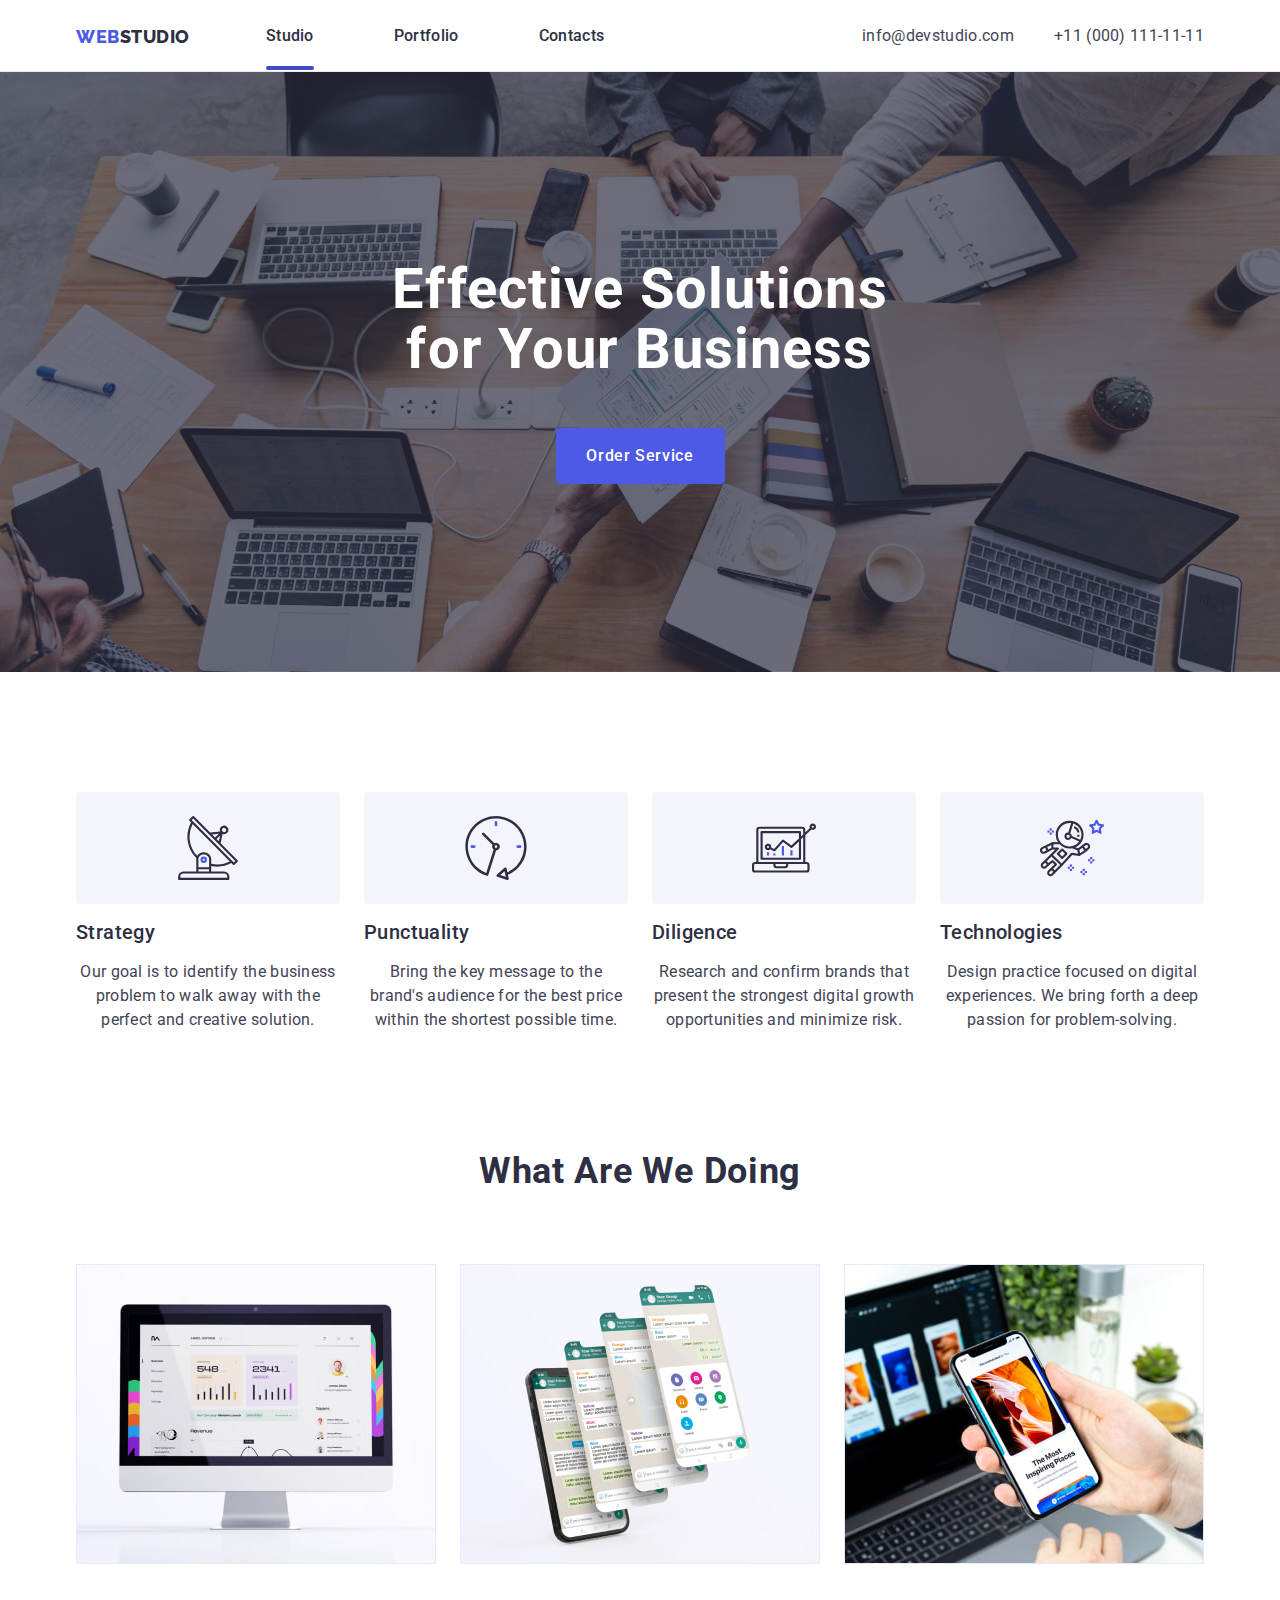
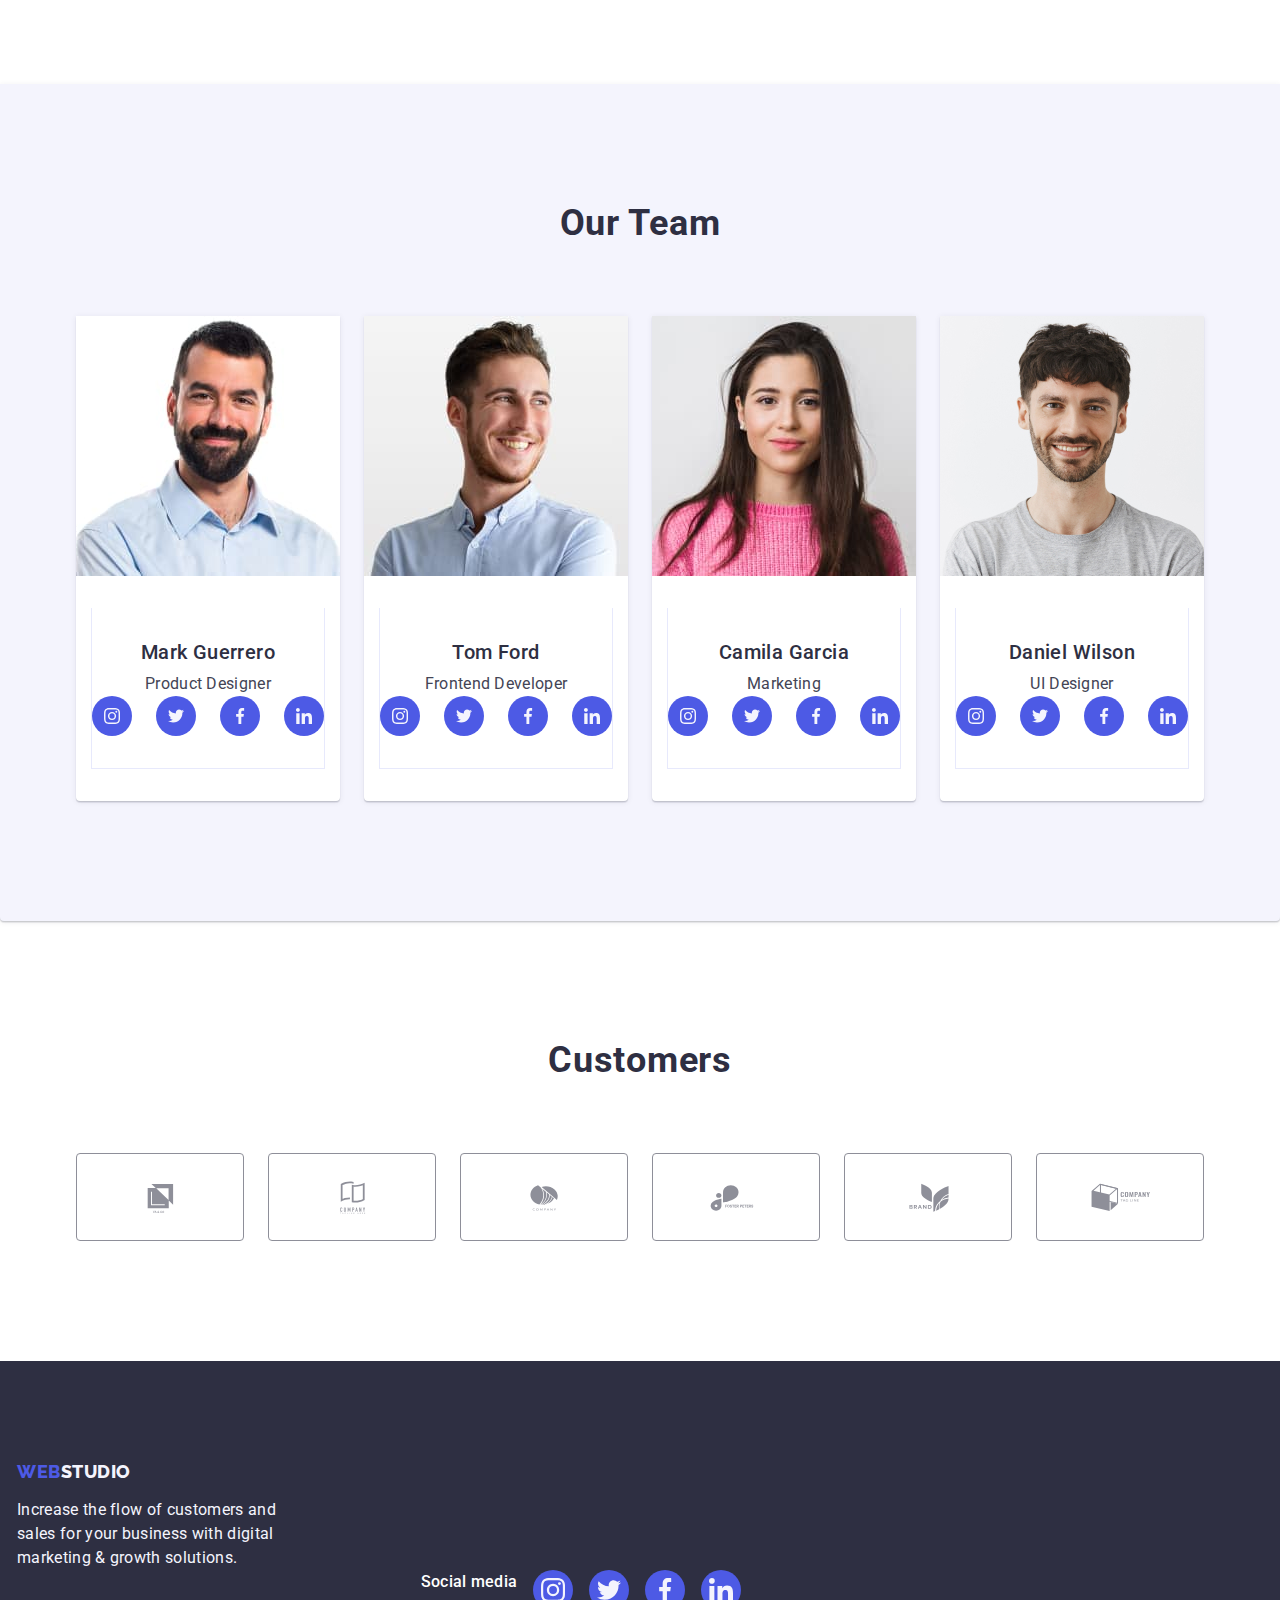
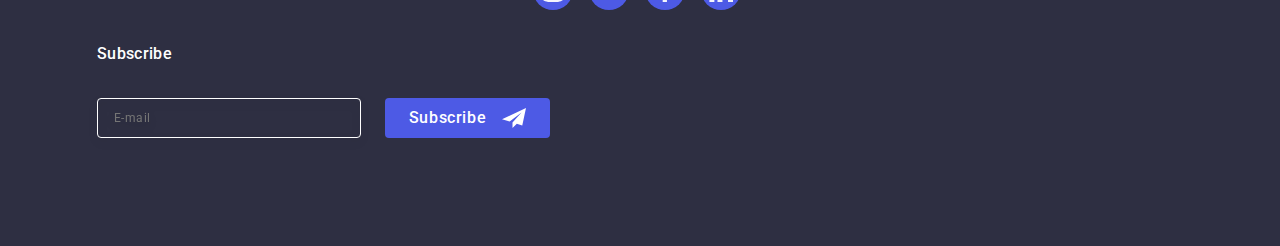
<file: index.html>
<!DOCTYPE html>
<html lang="en">
  <head>
   <meta charset="utf-8" />
   <meta name="description" content="Effective Solutions for Your Business"/>
   <title>WEBSTUDIO</title>
   <link rel="stylesheet" href="https://cdn.jsdelivr.net/npm/modern-normalize@2.0.0/modern-normalize.min.css">
   <link rel="preconnect" href="https://fonts.googleapis.com">
<link rel="preconnect" href="https://fonts.gstatic.com" crossorigin>
<link href="https://fonts.googleapis.com/css2?family=Raleway:wght@400;800&family=Roboto:wght@400;500;700&display=swap" rel="stylesheet">
<link href="./css/styles.css" rel="stylesheet" />
  </head>
  <body class="page">
    <!--Header-->
   <header class="header">
    <div class="container header-container">
    <nav class="header-nav"> 
      <a class="link-logo link" href="./index.html">Web<span class="accent-1">Studio</span></a>
      <ul class="header-list list">
       <li class="header-item">
          <a class="header-link link active" href="./index.html">Studio</a>
       </li>
       <li class="header-item">
         <a class="header-link link"  href="./portfolio.html">Portfolio</a>
       </li>
       <li class="header-item">
         <a class="header-link link" href="">Contacts</a>
       </li>
      </ul>
     </nav>
     <address class="address">
     <ul class="header-networks list">
      <li class="header-networks list">
        <a class="header-networks link" href="mailto:info@devstudio.com">info@devstudio.com</a> 
      </li>
      <li class="header-networks list">
        <a class="header-networks link" href="tel:+110001111111">+11 (000) 111-11-11</a>
      </li>
     </ul> 
    </address>
    </div>
   </header>
   <!--Main-->
   <main>
    <!--section hero-->
   <section class="hero">
    <div class="container"> 
    <h1 class="hero-h">Effective Solutions for Your Business</h1>
     <button type="button" class="btn" data-modal-open>Order Service</button>
    </div>
    </section>
    <!--section Feature-->
   <section class="feature">
    <div class="container"> 
    <h2 hidden class="visually-hidden">Features</h2>
    <ul class="feature-p list"> 
    <li class="feature-li">
      <div class="feature-div container"> 
        <svg class="feature-ic" width="64"  height="64">
          <use href="./images/icons.svg#antenna-1"></use>
        </svg>
        </div>
    <h3 class="strategy">Strategy</h3>
    <p class="strategy-p">Our goal is to identify the business problem to walk away with the perfect and creative solution. </p></li>
    <li class="feature-li"> 
      <div class="feature-div container"> 
        <svg class="feature-ic" width="64"  height="64">
          <use href="./images/icons.svg#clock-1"></use>
        </svg>
        </div>
    <h3 class="strategy">Punctuality</h3>
    <p class="strategy-p">Bring the key message to the brand's audience for the best price within the shortest possible time.</p></li>
    <li class="feature-li"> 
      <div class="feature-div container"> 
        <svg class="feature-ic" width="64"  height="64">
          <use href="./images/icons.svg#diagram-1"></use>
        </svg>
        </div>
      <h3 class="strategy">Diligence</h3>
    <p class="strategy-p">Research and confirm brands that present the strongest digital growth opportunities and minimize risk.</p></li>
    <li class="feature-li"> 
      <div class="feature-div container"> 
        <svg class="feature-ic" width="64"  height="64">
          <use href="./images/icons.svg#astronaut-1"></use>
        </svg>
        </div>
    <h3 class="strategy">Technologies</h3>
    <p class="strategy-p">Design practice focused on digital experiences. We bring forth a deep passion for problem-solving.</p></li>
    </ul>
  </div>
   </section>
   <!--section  What are we doing-->
   <section class="img-section">
    <div class="container"> 
    <h2 class="img_h">What are we doing</h2>
    <ul class="img_ul list"> 
			<li class="img-wawd"> <img src="./images/img-1.1.jpg" alt="#" width="360" height="300"/></li>
      <li class="img-wawd"> <img src="./images/img-1.2.jpg" alt="#" width="360" height="300"/></li>
      <li class="img-wawd"> <img src="./images/img-1.3.jpg" alt="#" width="360" height="300"/></li>
    </ul>
  </div>
   </section>
   <!--Our Team section-->
  <section class="section-team">
    <div class="container"> 
    <h2 class="section-team-title">Our Team</h2>
    <ul class="section-team-list list">  
     <li class="section-team-item">
      <img class="section-team-img" src="./images/img-3.jpg" alt="Mark Guerrero Product Designer" width="264"/>
      <div class="hpd-p"> 
    <h3 class="strategy">Mark Guerrero</h3>
    <p class="strategy-p">Product Designer</p>
    <ul class="social-networks">
      <li class="social-networks-li">
        <a class="social-networks-a" href="#">
          <svg class="social-networks-svg" width="16" height="16">
            <use href="./images/icons.svg#instagram-2"></use>
          </svg>
        </a>
      </li>
      <li class="social-networks-li">
        <a class="social-networks-a" href="#">
          <svg class="social-networks-svg" width="16" height="16">
            <use href="./images/icons.svg#twitter-1"></use>
          </svg>
        </a>
      </li>
      <li class="social-networks-li">
        <a class="social-networks-a" href="#">
          <svg class="social-networks-svg" width="16" height="16">
            <use href="./images/icons.svg#facebook-1"></use>
          </svg>
        </a>
      </li>
      <li class="social-networks-li">
        <a class="social-networks-a" href="#">
          <svg class="social-networks-svg" width="16" height="16">
            <use href="./images/icons.svg#linkedin-1"></use>
          </svg>
        </a>
      </li>
    </ul>
  </div>
  </li>
     <li  class="section-team-item">
       <img src="./images/img-2.jpg" alt="Tom Ford Frontend Developer" width="264"/>
       <div class="hpd-p">
     <h3 class="strategy">Tom Ford</h3>
     <p class="strategy-p">Frontend Developer</p>
     <ul class="social-networks">
      <li class="social-networks-li">
        <a class="social-networks-a" href="#">
          <svg class="social-networks-svg" width="16" height="16">
            <use href="./images/icons.svg#instagram-2"></use>
          </svg>
        </a>
      </li>
      <li class="social-networks-li">
        <a class="social-networks-a" href="#">
          <svg class="social-networks-svg" width="16" height="16">
            <use href="./images/icons.svg#twitter-1"></use>
          </svg>
        </a>
      </li>
      <li class="social-networks-li">
        <a class="social-networks-a" href="#">
          <svg class="social-networks-svg" width="16" height="16">
            <use href="./images/icons.svg#facebook-1"></use>
          </svg>
        </a>
      </li>
      <li class="social-networks-li">
        <a class="social-networks-a" href="#">
          <svg class="social-networks-svg" width="16" height="16">
            <use href="./images/icons.svg#linkedin-1"></use>
          </svg>
        </a>
      </li>
    </ul>
    </div>
  </li>
     <li  class="section-team-item"> 
      <img src="./images/img-1.jpg" alt="Camila Garcia Marketing" width="264"/>
      <div class="hpd-p"> 
     <h3 class="strategy">Camila Garcia</h3>
     <p class="strategy-p">Marketing</p>
     <ul class="social-networks">
      <li class="social-networks-li">
        <a class="social-networks-a" href="#">
          <svg class="social-networks-svg" width="16" height="16">
            <use href="./images/icons.svg#instagram-2"></use>
          </svg>
        </a>
      </li>
      <li class="social-networks-li">
        <a class="social-networks-a" href="#">
          <svg class="social-networks-svg" width="16" height="16">
            <use href="./images/icons.svg#twitter-1"></use>
          </svg>
        </a>
      </li>
      <li class="social-networks-li">
        <a class="social-networks-a" href="#">
          <svg class="social-networks-svg" width="16" height="16">
            <use href="./images/icons.svg#facebook-1"></use>
          </svg>
        </a>
      </li>
      <li class="social-networks-li">
        <a class="social-networks-a" href="#">
          <svg class="social-networks-svg" width="16" height="16">
            <use href="./images/icons.svg#linkedin-1"></use>
          </svg>
        </a>
      </li>
    </ul>
    </div>
  </li>
     <li  class="section-team-item"> 
      <img src="./images/img.jpg" alt="Daniel Wilson UI Designer" width="264"/>
      <div class="hpd-p"> 
     <h3 class="strategy">Daniel Wilson</h3>
     <p class="strategy-p">UI Designer</p>
     <ul class="social-networks">
      <li class="social-networks-li">
        <a class="social-networks-a" href="#">
          <svg class="social-networks-svg" width="16" height="16">
            <use href="./images/icons.svg#instagram-2"></use>
          </svg>
        </a>
      </li>
      <li class="social-networks-li">
        <a class="social-networks-a" href="#">
          <svg class="social-networks-svg" width="16" height="16">
            <use href="./images/icons.svg#twitter-1"></use>
          </svg>
        </a>
      </li>
      <li class="social-networks-li">
        <a class="social-networks-a" href="#">
          <svg class="social-networks-svg" width="16" height="16">
            <use href="./images/icons.svg#facebook-1"></use>
          </svg>
        </a>
      </li>
      <li class="social-networks-li">
        <a class="social-networks-a" href="#">
          <svg class="social-networks-svg" width="16" height="16">
            <use href="./images/icons.svg#linkedin-1"></use>
          </svg>
        </a>
      </li>
    </ul>
    </div>
  </li>
    </ul>
    </div>
  </section>
  <!--Customers-->
  <section class="customers">
    <div class="container"> 
    <h2 class="customers-h">Customers</h2>
    <ul class="customers-ul">
      <li class="customers-ul-li list">
        <a class="customers-a" href="#">
          <svg class="customers-svg" width="104"  height="56">
            <use href="./images/icons.svg#Client-1"></use>
          </svg>
        </a>
      </li>
      <li class="customers-ul-li list">
        <a class="customers-a" href="#">
          <svg class="customers-svg" width="104"  height="56">
            <use href="./images/icons.svg#Client-2"></use>
          </svg>
        </a>
      </li>
      <li class="customers-ul-li list">
        <a class="customers-a" href="#">
          <svg class="customers-svg" width="104"  height="56">
            <use href="./images/icons.svg#Client-3"></use>
          </svg>
        </a>
      </li>
      <li class="customers-ul-li list">
        <a class="customers-a" href="#">
          <svg class="customers-svg" width="104"  height="56">
            <use href="./images/icons.svg#Client-4"></use>
          </svg>
        </a>
      </li>
      <li class="customers-ul-li list">
        <a class="customers-a" href="#">
          <svg class="customers-svg" width="104"  height="56">
            <use href="./images/icons.svg#Client-5"></use>
          </svg>
        </a>
      </li>
      <li class="customers-ul-li list">
        <a class="customers-a" href="#">
          <svg class="customers-svg" width="104"  height="56">
            <use href="./images/icons.svg#Client-6"></use>
          </svg>
        </a>
      </li>
    </ul>
    </div>
  </section>
  </main>
  <!--Footer-->
<footer class="footer">
  <div class="footer-div container">
  <div class="footer-a-p">
  <a class="link-logo-footer link" href="./index.html">Web<span class="accent">Studio</span></a>
  <p class="footer-p">Increase the flow of customers and sales for your business with digital marketing & growth solutions.</p>
  </div>
  <div class="footer-soc container">
    <p class="footer-p-div">Social media</p>
    <ul class="footer-soc list">
      <li class="footer-soc-li">
        <a class="footer-soc-a" href="#">
          <svg class="svg-soc" width="24"  height="24">
              <use href="./images/icons.svg#instagram-2"></use>
          </svg>
        </a>
      </li>
      <li class="footer-soc-li">
        <a class="footer-soc-a" href="#">
          <svg class="svg-soc" width="24"  height="24">
              <use href="./images/icons.svg#twitter-1"></use>
          </svg>
        </a>
      </li>
      <li class="footer-soc-li">
        <a class="footer-soc-a" href="#">
          <svg class="svg-soc" width="24"  height="24">
              <use href="./images/icons.svg#facebook-1"></use>
          </svg>
        </a>
      </li>
      <li class="footer-soc-li">
        <a class="footer-soc-a" href="#">
          <svg class="svg-soc" width="24"  height="24">
              <use href="./images/icons.svg#linkedin-1"></use>
          </svg>
        </a>
      </li>
    </ul>
  </div>
  <div class="footer-form-d">
    <p class="footer-form-p">Subscribe</p>
    <form class="footer-form">
      <label class="footer-label">
        <input class="footer-input" name="subscribe"  type="email" placeholder="E-mail"/>
      </label>
      <button class="footer-btn" type="submit">Subscribe
        <svg class="footer-svg" width="24" height="24">
          <use href="./images/icons.svg#icon-Frame-3"></use>
        </svg>
      </button>
    </form>
  </div>
  </div>
</footer>
<!--Modal window-->
<div class="backdrop is-hidden" data-modal>
    <div class="modal"> 
    <button type="button" data-modal-close class="btn-modal"> 
    <svg  class="modal_icon" width="24" height="24">
      <use href="./images/icons.svg#icon-close"></use>
    </svg>
    </button>
    <p class="modal-p">Leave your contacts and we will call you back</p>
  <form class="modal-form" name="feedback-form">
      <div class="modal-form-container">
        <label class="form-label" for="user-name">
          <span class="form-label-span">Name</span>
        </label>
      <div class="input-container">
        <input class="form-input" name="user-name" type="text" id="user-name"/>
        <svg class="form-icon" width="18" height="24">
          <use href="./images/icons.svg#icon-person"></use>
        </svg>
      </div>
      </div>
      <div class="modal-form-container">
        <label class="form-label" for="user-phone">
          <span class="form-label-span">Phone</span>
        </label>
      <div class="input-container">
        <input class="form-input" name="user-phone" type="tel" id="user-phone"/>
        <svg class="form-icon" width="18" height="24">
          <use href="./images/icons.svg#icon-phone"></use>
        </svg>
      </div>
      </div>
      <div class="modal-form-container">
        <label class="form-label" for="user-email">
          <span class="form-label-span">Email</span>
        </label>
      <div class="input-container">
        <input class="form-input" name="user-email" type="text" id="user-email"/>
        <svg class="form-icon" width="18" height="24">
          <use href="./images/icons.svg#icon-email"></use>
        </svg>
      </div>
      </div>
      <div class="privacy-container">
        <label class="form-label" for="user-comment">
          <span class="form-label-span">Comment</span>
        </label>
        <textarea class="textrea" id="user-comment" name="user-comment" placeholder="Text input">
        </textarea>
      </div>
      <div class="modal-check">
        <input class="form-checkbox visually-hidden" id="user-privacy" type="checkbox" value="true" name="user-privacy"/>
        <label class="form-label-privacy" for="user-privacy">
          <span class="label-span">
            <svg class="form-icon-checkbox" width="10" height="8">
              <use href="./images/icons.svg#icon-vector-icon"></use>
            </svg>
          </span>
          I accept the terms and conditions of the
        <a class="policy-link" href="#">Privacy Policy</a>
        </label>
      </div>
      <button class="form-btn" type="submit">Send</button>
  </form>
  </div>
</div>
<script src="./js/modal.js"></script>
</body>
</html>
</file>
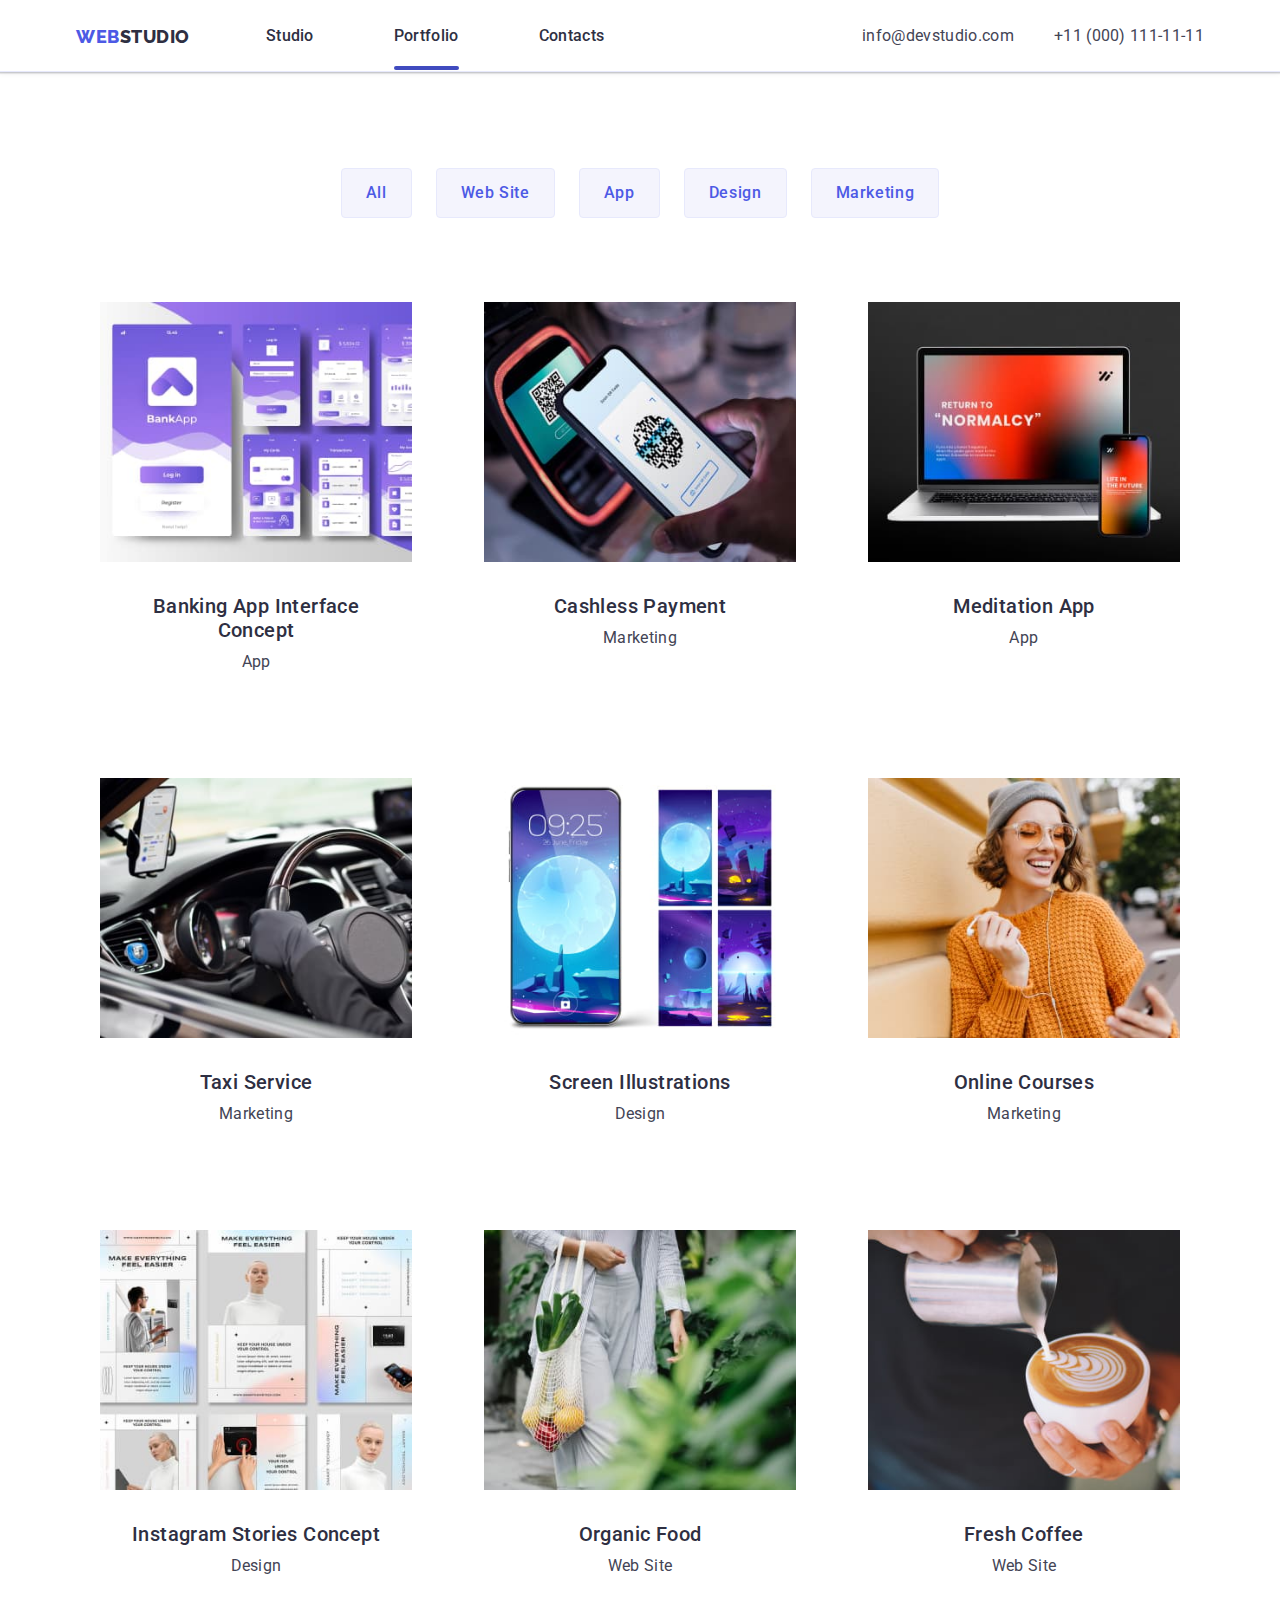
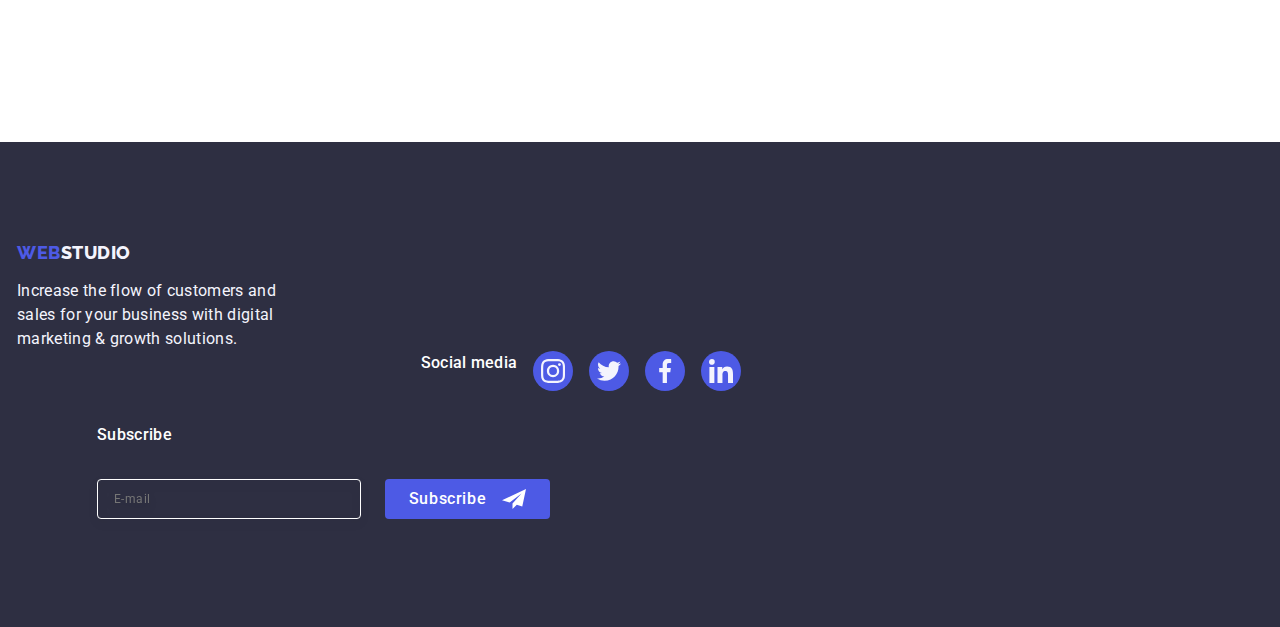
<file: portfolio.html>
<!DOCTYPE html>
<html lang="en">
  <head>
   <meta charset="utf-8" />
   <meta name="description" content="Effective Solutions for Your Business"/>
   <title>WEBSTUDIO</title>
   <link rel="stylesheet" href="https://cdn.jsdelivr.net/npm/modern-normalize@2.0.0/modern-normalize.min.css">
   <link rel="preconnect" href="https://fonts.googleapis.com">
<link rel="preconnect" href="https://fonts.gstatic.com" crossorigin>
<link href="https://fonts.googleapis.com/css2?family=Raleway:wght@400;800&family=Roboto:wght@400;500;700&display=swap" rel="stylesheet">
<link href="./css/styles.css" rel="stylesheet" />
  </head>
  <body class="page">
    <!--Header-->
   <header class="header">
    <div class="container header-container">
    <nav class="header-nav"> 
      <a class="link-logo link" href="./index.html">Web<span class="accent-h">Studio</span></a>
      <ul class="header-list list">
       <li class="header-item">
          <a class="header-link link" href="./index.html">Studio</a>
       </li>
       <li class="header-item">
         <a class="header-link link active"  href="./portfolio.html">Portfolio</a>
       </li>
       <li class="header-item">
         <a class="header-link link" href="">Contacts</a>
       </li>
      </ul>
     </nav>
     <address class="address">
     <ul class="header-networks list">
      <li class="header-networks list">
        <a class="header-networks link" href="mailto:info@devstudio.com">info@devstudio.com</a> 
      </li>
      <li class="header-networks list">
        <a class="header-networks link" href="tel:+110001111111">+11 (000) 111-11-11</a>
      </li>
     </ul> 
    </address>
    </div>
   </header>
   <!--Main-->
    <main>  
  <!--section-->
    <section class="section-portfolio">
    <div class="container">
      <h1 hidden class="visually-hidden">Features</h1>
      <ul class="btn-menu list">
       <li> <button type="button" class="btn-port">All</button></li>
       <li> <button type="button" class="btn-port">Web Site</button></li>
       <li> <button type="button" class="btn-port">App</button></li>
       <li> <button type="button" class="btn-port">Design</button></li>
       <li> <button type="button" class="btn-port">Marketing</button></li>     
      </ul>  
      <ul class="item-img list">
        <li class="item-img-li"> 
          <a class="a-img link" href="#">
            <div class="overlay">
          <img src="./images/img-4.jpg" alt="Banking App Interface Concept App" width="360" height="300"/>
          <p class="overlay-p">14 Stylish and User-Friendly App Design Concepts · Task Manager App · Calorie Tracker App · Exotic Fruit Ecommerce App · Cloud Storage App</p>
          </div>
          <div class="div-a" >
            <h2 class="img-h-p">Banking App Interface Concept</h2>
            <p class="img-p-p">App</p> 
          </div>
         </a> 
        </li>
         <li class="item-img-li"> 
         <a class="a-img link" href="#">
          <div class="overlay"> 
          <img src="./images/img-5.jpg" alt="Cashless Payment Marketing" width="360" height="300"/>
          <p class="overlay-p">14 Stylish and User-Friendly App Design Concepts · Task Manager App · Calorie Tracker App · Exotic Fruit Ecommerce App · Cloud Storage App</p>
          </div>
          <div class="div-a">
            <h2 class="img-h-p">Cashless Payment</h2>
            <p class="img-p-p">Marketing</p> 
          </div>
         </a>
         </li>
         <li class="item-img-li">
         <a class="a-img link" href="#">
          <div class="overlay">
          <img src="./images/img-6.jpg" alt="Meditation App App" width="360" height="300"/>
          <p class="overlay-p">14 Stylish and User-Friendly App Design Concepts · Task Manager App · Calorie Tracker App · Exotic Fruit Ecommerce App · Cloud Storage App</p>
          </div>
          <div class="div-a">
            <h2 class="img-h-p">Meditation App</h2>
            <p class="img-p-p">App</p> 
          </div>
         </a>     
         </li>
         <li class="item-img-li"> 
          <a class="a-img link" href="#">
            <div class="overlay"> 
            <img src="./images/img-7.jpg" alt="Taxi Service Marketing" width="360" height="300"/>
            <p class="overlay-p">14 Stylish and User-Friendly App Design Concepts · Task Manager App · Calorie Tracker App · Exotic Fruit Ecommerce App · Cloud Storage App</p>
            </div>
            <div class="div-a">
            <h2 class="img-h-p">Taxi Service</h2>
            <p class="img-p-p">Marketing</p> 
          </div>
         </a>
         </li>
         <li class="item-img-li"> 
          <a class="a-img link" href="#">
            <div class="overlay">  
            <img src="./images/img-8.jpg" alt="Screen Illustrations Design" width="360" height="300"/>
            <p class="overlay-p">14 Stylish and User-Friendly App Design Concepts · Task Manager App · Calorie Tracker App · Exotic Fruit Ecommerce App · Cloud Storage App</p>
            </div>
            <div class="div-a">
            <h2 class="img-h-p">Screen Illustrations</h2>
            <p class="img-p-p">Design</p> 
          </div>
         </a>    
         </li>
         <li class="item-img-li"> 
          <a class="a-img link"  href="#">
            <div class="overlay">
          <img src="./images/img-9.jpg" alt="Online Courses Marketing" width="360" height="300"/>
          <p class="overlay-p">14 Stylish and User-Friendly App Design Concepts · Task Manager App · Calorie Tracker App · Exotic Fruit Ecommerce App · Cloud Storage App</p>
          </div>
          <div class="div-a"> 
            <h2 class="img-h-p">Online Courses</h2>
            <p class="img-p-p">Marketing</p> 
          </div>
         </a>
         </li>
         <li class="item-img-li"> 
          <a class="a-img link" href="#">
            <div class="overlay">
          <img src="./images/img-10.jpg" alt="Instagram Stories Concept Design" width="360" height="300"/>
          <p class="overlay-p">14 Stylish and User-Friendly App Design Concepts · Task Manager App · Calorie Tracker App · Exotic Fruit Ecommerce App · Cloud Storage App</p>
          </div>
          <div class="div-a">
            <h2 class="img-h-p">Instagram Stories Concept</h2>
            <p class="img-p-p">Design</p> 
          </div>
         </a>        
         </li>
         <li class="item-img-li"> 
          <a class="a-img link" href="#">
           <div class="overlay"> 
          <img src="./images/img-11.jpg" alt="Organic Food Web Site" width="360" height="300"/>
          <p class="overlay-p">14 Stylish and User-Friendly App Design Concepts · Task Manager App · Calorie Tracker App · Exotic Fruit Ecommerce App · Cloud Storage App</p>
           </div>
           <div class="div-a">
            <h2 class="img-h-p">Organic Food</h2>
            <p class="img-p-p">Web Site</p> 
          </div>
         </a>
         </li>
         <li class="item-img-li"> 
          <a class="a-img link" href="#">
           <div class="overlay">
          <img src="./images/img12.jpg" alt="Fresh Coffee Web Site" width="360" height="300"/>
          <p class="overlay-p">14 Stylish and User-Friendly App Design Concepts · Task Manager App · Calorie Tracker App · Exotic Fruit Ecommerce App · Cloud Storage App</p>
           </div>
           <div class="div-a">
            <h2 class="img-h-p">Fresh Coffee</h2>
            <p class="img-p-p">Web Site</p> 
          </div>
         </a>
        </li>
        </ul>
    </div>
    </section>
    </main>
    <footer class="footer"> 
      <div class="footer-div container">
      <div class="footer-a-p">
      <a class="link-logo-footer link" href="./index.html">Web<span class="accent">Studio</span></a>
      <p class="footer-p">Increase the flow of customers and sales for your business with digital marketing & growth solutions.</p>
      </div>
      <div class="footer-soc container">
        <p class="footer-p-div">Social media</p>
        <ul class="footer-soc list">
          <li class="footer-soc-li">
            <a class="footer-soc-a" href="#">
              <svg class="svg-soc" width="24" height="24">
                  <use href="./images/icons.svg#instagram-2"></use>
              </svg>
            </a>
          </li>
          <li class="footer-soc-li">
            <a class="footer-soc-a" href="#">
              <svg class="svg-soc" width="24" height="24">
                  <use href="./images/icons.svg#twitter-1"></use>
              </svg>
            </a>
          </li>
          <li class="footer-soc-li">
            <a class="footer-soc-a" href="#">
              <svg class="svg-soc" width="24" height="24">
                  <use href="./images/icons.svg#facebook-1"></use>
              </svg>
            </a>
          </li>
          <li class="footer-soc-li">
            <a class="footer-soc-a" href="#">
              <svg class="svg-soc" width="24" height="24">
                  <use href="./images/icons.svg#linkedin-1"></use>
              </svg>
            </a>
          </li>
        </ul>
      </div>
      <div class="footer-form-d">
        <p class="footer-form-p">Subscribe</p>
        <form class="footer-form">
          <label class="footer-label">
            <input class="footer-input" name="subscribe"  type="email" placeholder="E-mail"/>
          </label>
          <button class="footer-btn" type="submit">Subscribe
            <svg class="footer-svg" width="24" height="24">
              <use href="./images/icons.svg#icon-Frame-3"></use>
            </svg>
          </button>
        </form>
      </div>
      </div>
    </footer>
    </body>
  </html>
</file>
<file: css/styles.css>
body { 
    font-family: 'Roboto', sans-serif;
    color: #434455; 
    background-color: var( --brand-color);
}
a {
    text-decoration: none;
    color: wheat
}
:root {
    --brand-color:#FFFFFF;
    --letter-spacing: #4D5AE5;
    --link-color: #2E2F42;
    --link-color-add:#434455;
    --color-footer:#F4F4FD;
    --color-border:#E7E9FC;
    --color-customers:#8e8f99;
    --color-cheked: #404bbf;  
  }
  h1,h2,h3,h4,h5,h6,p {
    margin-top: 0;
    margin-bottom: 0;
  }
  ul,ol {
    margin-top: 0;
    margin-bottom: 0;
    padding-left: 0;
  }
  img {
    display: block;
    max-width: 100%;
    height: auto;
  }
/*Header styles*/
.link-logo {
    font-family: "Raleway", sans-serif;
    font-weight: 800;
    font-size: 18px;
    line-height: 1.17;
    letter-spacing: 0.03em;
    text-transform: uppercase;
    color: var(--letter-spacing);
    margin-right: 76px;
    padding-top: 25.5px;
}
.link-logo-footer {
    font-family: "Raleway", sans-serif;
    font-weight: 800;
    font-size: 18px;
    line-height: 1.17;
    letter-spacing: 0.03em;
    text-transform: uppercase;
    color: var(--letter-spacing);
    margin-bottom: 16px;
    display: inline-block;
}
.accent {
   color: var(--color-footer);
}
.accent-h {
    color: var(--link-color);
}
.accent-1 {
    color: var(--link-color);
}
.link {
    text-decoration: none;
}
.list {
    list-style: none
}
.header {
    border-bottom: 1px solid var(--color-border);
    box-shadow:  0px 2px 1px rgba(46, 47, 66, 0.08), 0px 1px 1px rgba(46, 47, 66, 0.16), 0px 1px 6px rgba(46, 47, 66, 0.08); 
    height: 72px;
    top: 24px;
}
.header-link {
    font-weight: 500;
    font-size: 16px;
    line-height: 1.5;
    letter-spacing: 0.02em;
    color: var(--link-color);
    padding: 24px 0;
    position: relative;
    transition: color 250ms cubic-bezier(0.4, 0, 0.2, 1); 
}
.header-link.active::after {
    content: '';
    position: absolute; 
    left: 0; 
    display: block;
    bottom: -1px; 
    width: 100%;
    height: 4px;
    background-color: #404bbf; 
    border-radius: 2px;
    color: #404bbf;  
}
.container {
    width: 1158px;
    padding: 0 15px;
    margin: 0 auto;
    flex-wrap: wrap;
  }
.header-container {
    display: flex;
    align-items: center;
    justify-content: space-between;
}
.link {
    text-decoration: none;
}
.link:hover,
.link:focus {
    color:#404bbf
}
.header-nav {
    display: flex;
    align-items: center;
}
.header-list {
    display: flex;
    gap: 40px;
    padding-top: 24px;
}
.header-item {
    margin-right: 40px;
}
.header-item:last-child {
    margin-right: 0;
}
.address {
    font-style: normal;
    list-style: none;
}
.header-networks {
    font-size: 16px;
    line-height: 1.5;
    letter-spacing: 0.02em;
    color: var(--link-color-add);
    display: flex;
    gap: 40px;
    transition: color 250ms cubic-bezier(0.4, 0, 0.2, 1); 
}
.header-networks.link {
    padding-top: 24px;
}
.header-networks:last-child {
    margin-right: 0;
}
.link:hover,
.link:focus {
    color:#404bbf
}
.hero {
    background-color: var(--link-color);
    padding: 188px 0; 
    background-image: linear-gradient(rgba(46, 47, 66, 0.7), rgba(46, 47, 66, 0.7)), url(../images/img13.jpg);
    max-width: 1440px; 
    background-repeat: no-repeat; 
    background-position: center; 
    background-size: cover;
    justify-content: center;
    background-color: var(--primary-dark-color);
    text-align: center;
    display: flex;
    margin: 0 auto;
} 
.hero-h {
    font-size: 56px;
    line-height: 1.07;
    text-align: center;
    letter-spacing: 0.02em;
    color: #ffffff;
    max-width: 496px;
    justify-content: center;
    margin: 0 auto;
    padding-bottom: 48px;
}
.btn {
    background-color: #4D5AE5;
    font-family: "Roboto", sans-serif;
    font-weight: 500;
    font-size: 16px;
    line-height: 1.5;
    letter-spacing: 0.04em;
    color: #ffffff;
    cursor: pointer;
    display: block;
    min-width: 169px;
    height: 56px;
    border: none;
    border-radius: 4px;
    transition: background-color 250ms cubic-bezier(0.4, 0, 0.2, 1);
    margin: 0 auto;
}
.btn:hover,
.btn:focus {
    background-color:  #404BBF;
}
/*Feature*/
.feature {
    padding: 120px 0;
}
.visually-hidden {
        position: absolute;
        width: 1px;
        height: 1px;
        margin: -1px;
        border: 0;
        padding: 0;
        white-space: nowrap;
        clip-path: inset(100%);
        clip: rect(0 0 0 0);
        overflow: hidden;
}
.feature-div{
    display: flex;
    align-items: center; 
    justify-content: center; 
    height: 112px;
    background-color: #f4f4fd; 
    border-radius: 4px;
    margin-bottom: 8px;
    width: 264px;
    height: 112px;
    padding: 24px 0;
}
.feature-p {
    list-style: none;
    display: flex;
    gap: 24px;
    text-align: center; 
}
.strategy {
    font-weight: 500;
    font-size: 20px;
    line-height: 1.2;
    letter-spacing: 0.02em;
    color: var(--link-color);
    text-align: center;
    margin-bottom: 8px;
}
.feature-li {
    display: flex;
    width: 264px;
    flex-direction: column;
    align-items: flex-start;
    gap: 8px;
    width: calc((100% - 72px) / 4);
}
.strategy-p {
    font-size: 16px;
    line-height: 1.5;
    letter-spacing: 0.02em;
    color: var( --link-color-add);
    text-align: center;
}
.img-section {
    padding-bottom: 120px;
}
.img_h {
    font-size: 36px;
    line-height: 1.11;
    text-align: center;
    letter-spacing: 0.02em;
    text-transform: capitalize;
    color: var(--link-color);
    margin-bottom: 72px;
}
.img_ul { 
    display: flex;
    gap:24px;
}
.img-wawd {
    display: inline-flex;
    flex-direction: column;
    align-items: flex-start;
    width: calc((100% - 48px) / 3);
}
/*Our Team*/
.section-team {
    background-color: #F4F4FD;
    padding: 120px 0;
    box-shadow: 0px 1px 6px rgba(46, 47, 66, 0.08), 0px 1px 1px rgba(46, 47, 66, 0.16), 0px 2px 1px rgba(46, 47, 66, 0.08);
    border-radius: 0px 0px 4px 4px;
}
.section-team-title {
    font-size: 36px;
    margin-bottom: 72px;
    line-height: 1.11;
    text-align: center;
    letter-spacing: 0.02em;
    text-transform: capitalize;
    color: var(--link-color);
    
}
.section-team-list {
    display: flex;
     gap: 24px;
}
.section-team-list:last-child {
    margin-right: 0;
}
.section-team-item {
    background-color: #FFFFFF;
    display: inline-flex;
    padding: 0px 0px 32px 0px;
    flex-direction: column;
    justify-content: center;
    align-items: center;
    gap: 32px;
    border-radius: 0px 0px 4px 4px;
    background: var(--brand-color);
    box-shadow:0px 1px 6px rgba(46, 47, 66, 0.08), 0px 1px 1px rgba(46, 47, 66, 0.16), 0px 2px 1px rgba(46, 47, 66, 0.08);
    width: calc((100% - 72px) / 4);
}
.hpd-p {
   padding: 32px 16px; 
   border: 1px solid var( --color-border);
   border-top: none;
   padding: 32px 0;
}
/*Customers*/
.customers {
    padding-top: 120px; 
    padding-bottom: 120px;
}
.customers-h {
    font-size: 36px;
    line-height: 1.11;
    color: var(--link-color);
    margin-bottom: 72px; 
    text-align: center;
    letter-spacing: 0.02em;
}
.customers-ul {
    display: flex;
    gap: 24px;
}
.customers-ul-li {
    width: calc((100% - 120px) / 6); 
    height: 88px;
}
.customers-a {
    width: 100%;
    height: 100%;
    border: 1px solid #8e8f99;
    border-radius: 4px;
    display: flex;
    align-items: center; 
    justify-content: center; 
    color: var(--color-customers);
    transition: border-color 250ms cubic-bezier(0.4, 0, 0.2, 1), color 250ms cubic-bezier(0.4, 0, 0.2, 1); 
}
.customers-a:hover,
.customers-a:focus {
    border-color: #404bbf; 
    color: #404bbf;
}
.customers-svg {
    fill: currentColor;  
}
/*Footer*/
.footer {
    background-color: var(--link-color);
    padding: 100px 0;
}
.footer-div {
    display: flex;
    align-items: baseline;
    margin-right: 120px;
}
.footer-a-p {
    margin-right: 120px;
}
.footer-p {
    line-height: 1.5;
    color: var( --color-footer);
    letter-spacing: 0.02em;
    max-width: 264px;
}
.footer-p-div {
    font-weight: 500;
    font-size: 16px;
    line-height: 1.5;
    letter-spacing: 0.02em;
    color: var(--brand-color);
    margin-bottom: 16px;
}
.footer-soc {
    display: flex; 
    gap: 16px;
    justify-content: center;
    margin-bottom: 16px;
}
.footer-soc_list {
    margin-right: 120px;
    line-height: 1.5;
    color: var( --color-footer);
    letter-spacing: 0.02em;
    max-width: 264px;
}
.footer-soc-li {
    width: 40px;
    height: 40px; 
}
.footer-soc-a {
    display: flex; 
    width: 100%;
    height: 100%;
    background-color: var(--letter-spacing);
    border-radius: 50%;
    align-items: center; 
    justify-content: center;
    transition: background-color 250ms cubic-bezier(0.4, 0, 0.2, 1); 
}
.footer-soc-a:hover,
.footer-soc-a:focus {
    background-color: #31d0aa; 
}
.svg-soc {
    fill: var(--color-footer);
}
.footer-form-d {
    margin-left: 80px;
}
.footer-form-p {
    margin-bottom: 16px;
    font-weight: 500; 
    font-size: 16px;
    line-height: 1.5; 
    letter-spacing: 0.02em;
    color: #ffffff; 
}
.footer-form {
    display: flex; 
    gap: 24px;
}

.footer-input {
    width: 264px; 
    height: 40px;
    border: 1px solid #ffffff; 
    background-color: transparent; 
    font-size: 12px; 
    line-height: 1.5; 
    letter-spacing: 0.04em; 
    padding-left: 16px; 
    filter: drop-shadow(0px 4px 4px rgba(0, 0, 0, 0.15)); 
    border-radius: 4px; 
    color: #ffffff; 
}
.footer-btn {
    min-width: 165px;
    height: 40px;
    display: flex;
    justify-content: center;
    align-items: center; 
    font-family: "Roboto", sans-serif;
    font-size: 16px;
    font-weight: 500;
    line-height: 1.5;
    letter-spacing: 0.04em;
    color: #ffffff;
    cursor: pointer;
    background-color: #4D5AE5;
    border: none; 
    border-radius: 4px; 
}
.footer-svg {
    margin-left: 16px; 
}
/*Portfolio styles*/
.btn-menu {
    display: flex;
    align-items: flex-start;
    justify-content: center;
    gap: 24px;
    margin-bottom: 72px;
}
.btn-port {
    font-family: "Roboto", sans-serif;
    font-weight: 500;
    font-size: 16px;
    line-height: 1.5;
    letter-spacing: 0.04em;
    color: var(--letter-spacing );
    background-color: var( --color-footer);
    cursor: pointer;
    padding: 12px 24px;
    border: 1px solid var(--color-border);
    border-radius: 4px;
    transition: color 250ms cubic-bezier(0.4, 0, 0.2, 1), background-color 250ms cubic-bezier(0.4, 0, 0.2, 1), border-color 250ms cubic-bezier(0.4, 0, 0.2, 1), box-shadow 250ms cubic-bezier(0.4, 0, 0.2, 1);
}
.btn-port:hover,
.btn-port:focus {
    color: #FFFFFF;
    background-color: #404BBF;
    border: 1px solid transparent;
    box-shadow: 0px 3px 1px rgba(0, 0, 0, 0.1), 0px 2px 1px rgba(0, 0, 0, 0.08), 0px 2px 2px rgba(0, 0, 0, 0.12)
}
.section-portfolio {
    padding-top: 96px;
    padding-bottom: 120px;
}
/*section card*/
.item-img {
    list-style: none;
    display: flex;
    flex-wrap: wrap;
    column-gap: 24px;
    row-gap: 48px;
    padding: 0px;
}
.item-img-li {
    width: calc((100% - 48px) / 3);
}
.div-a {
    padding: 32px 16px;
    border-top: none;
}
.a-img {
    display: block;
    text-decoration: none;
    padding: 12px 24px;
    justify-content: center;
    align-items: center;
    border-radius: 4px;
    flex-direction: column;
    transition: box-shadow 250ms cubic-bezier(0.4, 0, 0.2, 1); 
}
.a-img:hover {
    box-shadow: 0px 1px 6px rgba(46, 47, 66, 0.08), 0px 1px 1px rgba(46, 47, 66, 0.16), 0px 2px 1px rgba(46, 47, 66, 0.08);
}
.a-img:hover .overlay-p,
.a-img:focus .overlay-p {
    transform: translateY(0%);
}
.overlay {
    position: relative;
    overflow: hidden;
}
.overlay-p {
    position: absolute; 
    top: 0;
    font-size: 16px; 
    line-height: 1.5; 
    letter-spacing: 0.02em;
    color: var(--color-footer);
    padding: 40px 32px; 
    background-color: #4d5ae5; 
    height: 100%; 
    width: 100%; 
    transform: translateY(100%);
    transition: transform 250ms cubic-bezier(0.4, 0, 0.2, 1);
}
.img-h-p {
    font-weight: 500;
    font-size: 20px;
    line-height: 1.2;
    letter-spacing: 0.02em;
    color: var(--link-color);
    margin-bottom: 8px;
    text-align: center;
}
.img-p-p {
    font-size: 16px;
    line-height: 1.5;
    letter-spacing: 0.02em;
    color: var(--link-color-add);
    text-align: center;
}
/*social*/
.social-networks {
    display: flex; 
    list-style: none;
    justify-content: center; 
    gap: 24px;
}
.social-networks-li {
    width: 40px; 
    height: 40px; 
    transition: background-color 250ms cubic-bezier(0.4, 0, 0.2, 1);
}
.social-networks-a {
    display: flex;
    width: 100%;
    height: 100%;
    background-color:#4d5ae5;
    border-radius: 50%;
    align-items: center;
    justify-content: center; 
    transition: background-color 250ms cubic-bezier(0.4, 0, 0.2, 1); 
}
.social-networks-a:hover, 
.social-networks-a:focus { 
    background-color: #404bbf;
}
.social-networks-svg {
    fill: var(--color-footer);
}
/*Modal*/
.backdrop {
    position: fixed;
    top: 0;
    left: 0;
    width: 100%;
    height: 100%;
    background-color: rgba(46, 47, 66, 0.4);
    transition: opacity 250ms cubic-bezier(0.4, 0, 0.2, 1), visibility 250ms cubic-bezier(0.4, 0, 0.2, 1); 
}
.backdrop.is-hidden {
    opacity: 0;
    visibility: hidden;
    pointer-events: none;
}
.modal {
    position: absolute;
    top: 50%; 
    left: 50%;
    transform: translate(-50%, -50%) scale(1); 
    width: 408px; 
    min-height: 584px; 
    background: #fcfcfc;
    box-shadow: 0px 1px 1px rgba(0, 0, 0, 0.14), 0px 1px 3px rgba(0, 0, 0, 0.12), 0px 2px 1px rgba(0, 0, 0, 0.2); 
    border-radius: 4px; 
    transition: transform 250ms cubic-bezier(0.4, 0, 0.2, 1); 
    padding: 72px 24px 24px 24px;
}
.btn-modal {
    position: absolute; 
    display: flex; 
    top: 24px; 
    right: 24px; 
    width: 24px;
    height: 24px;
    border-radius: 50%; 
    align-items: center; 
    justify-content: center; 
    background-color: #e7e9fc;
    border: 1px solid rgba(0, 0, 0, 0.1); 
    padding: 0;
    cursor: pointer;
    transition: background-color 250ms cubic-bezier(0.4, 0, 0.2, 1), border 250ms cubic-bezier(0.4, 0, 0.2, 1); 
}
.btn-modal:hover {
    background-color: #404bbf; 
    border: none;
    fill: #ffffff; 
}
.btn-modal:focus {
    background-color: #404bbf; 
    border: none;
    fill: #ffffff; 
}
.modal_icon {
    transition: fill 250ms cubic-bezier(0.4, 0, 0.2, 1); 
}
form {
    padding: 0;
    padding-top: 16px;
}
input {
    display: flex;
    width: 360px;
    height: 58px;
    margin: 0 auto;
    margin-bottom: 8px;
}
.modal-p {
    display: flex;
    justify-content: center;
    align-items: center;
    color: var(--link-color);
    text-align: center;
    font-size: 16px;
    font-weight: 500;
    line-height: 1.5; 
    letter-spacing: 0.02em;
    margin-bottom: 16px; 
}
.modal-form-container {
    margin-bottom: 8px; 
}
.btn-modal:hover .modal_icon,
.btn-modal:focus .modal_icon {
    fill: #4D5AE5; 
}
.btn-modal:hover,
.btn-modal:focus {
    background-color: #4D5AE5;
}
.form-label {
    font-size: 12px;
    line-height: 1.17;
    letter-spacing: 0.04em; 
    color: var(--color-customers);
    display: block; 
    margin-bottom: 4px; 
}
.input-container {
    position: relative; 
}
.form-input {
    width: 100%; 
    height: 40px;
    border: 1px solid rgba(46, 47, 66, 0.4); 
    border-radius: 4px; 
    background-color: transparent; 
    padding-left: 38px;
    outline: transparent;
    transition: border-color 250ms cubic-bezier(0.4, 0, 0.2, 1); 
}
.form-input:focus {
    border-color: #4D5AE5; 
}
.form-icon {
    position: absolute;
    left: 16px;
    top: 50%;
    transform: translateY(-50%);
    transition: fill 250ms cubic-bezier(0.4, 0, 0.2, 1); 
}

.form-input:focus + .form-icon {
    fill: #4D5AE5; 
}
.textrea {
    width: 100%;
    height: 120px; 
    font-size: 12px;
    line-height: 1.17; 
    letter-spacing: 0.04em; 
    color: rgba(46, 47, 66, 0.4); 
    border: 1px solid rgba(46, 47, 66, 0.4);
    border-radius: 4px;
    background-color: transparent; 
    padding: 8px 16px; 
    outline: transparent; 
    resize: none; 
    transition: border-color 250ms cubic-bezier(0.4, 0, 0.2, 1);
}
.textrea:focus {
    border-color: #4D5AE5; 
}
.form-checkbox:checked + .form-label-privacy .label-span  {
    border: none; 
    background-color: var(--color-cheked);
    fill: var(--color-footer);
}
.modal-check {
    display: flex;
    width: 360px;
    margin-bottom: 24px; 
}
.form-label-privacy {
    font-size: 12px; 
    line-height: 1.17; 
    letter-spacing: 0.04em; 
    color: var(--color-customers); 
}
.label-span {
    width: 16px; 
    height: 16px; 
    border: 1px solid rgba(46, 47, 66, 0.4); 
    border-radius: 2px; 
    transition: background-color 250ms cubic-bezier(0.4, 0, 0.2, 1), border 250ms cubic-bezier(0.4, 0, 0.2, 1), fill 250ms cubic-bezier(0.4, 0, 0.2, 1);
    display: inline-flex;
    align-items: center;
    justify-content: center; 
    fill: transparent;
}
.policy-link {
    font-size: 12px;
    line-height: 1.33;
    letter-spacing: 0.04em;
    color: var(--letter-spacing);
    text-decoration: underline;
}
.form-btn {
    display: block;
    margin: 0 auto;
    min-width: 169px;
    height: 56px;
    font-family: "Roboto", sans-serif;
    font-size: 16px;
    font-weight: 500;
    line-height: 1.5;
    letter-spacing: 0.04em;
    color: #ffffff;
    cursor: pointer;
    background-color: #4D5AE5;
    border: none; 
    border-radius: 4px; 
    transition: background-color 250ms cubic-bezier(0.4, 0, 0.2, 1); 
}
.privacy-container {
    display: flex;
    flex-direction: column;
    font-size: 12px;
    line-height: 1.17;
    letter-spacing: 0.04em;
    color:rgba(142, 143, 153, 1);
    background-color: transparent;
    align-items: center;
    margin-bottom: 16px; 
}
.form-label-privacy {
    align-items: center;
    gap: 8px;
    font-size: 12px;
    line-height: 1.17;
    letter-spacing: 0.04em;
    margin-bottom: 4px;
}
</file>
